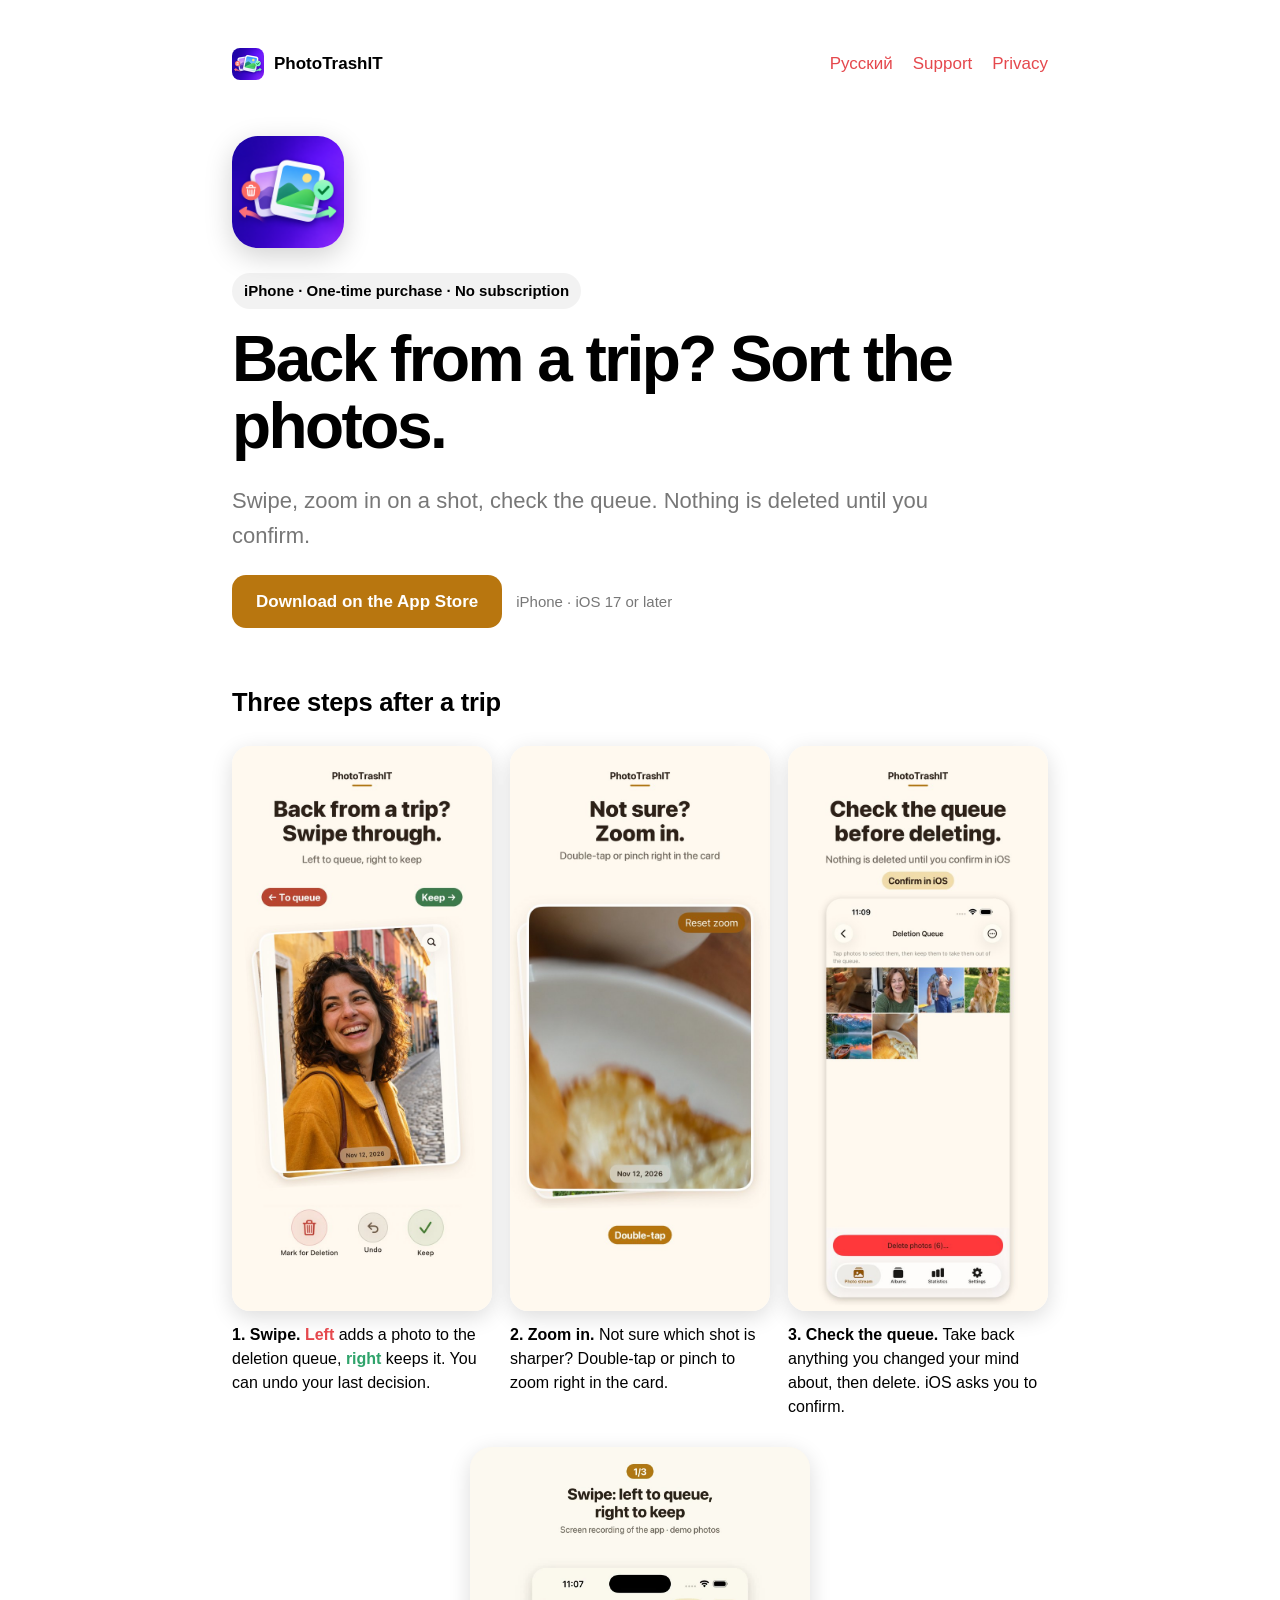
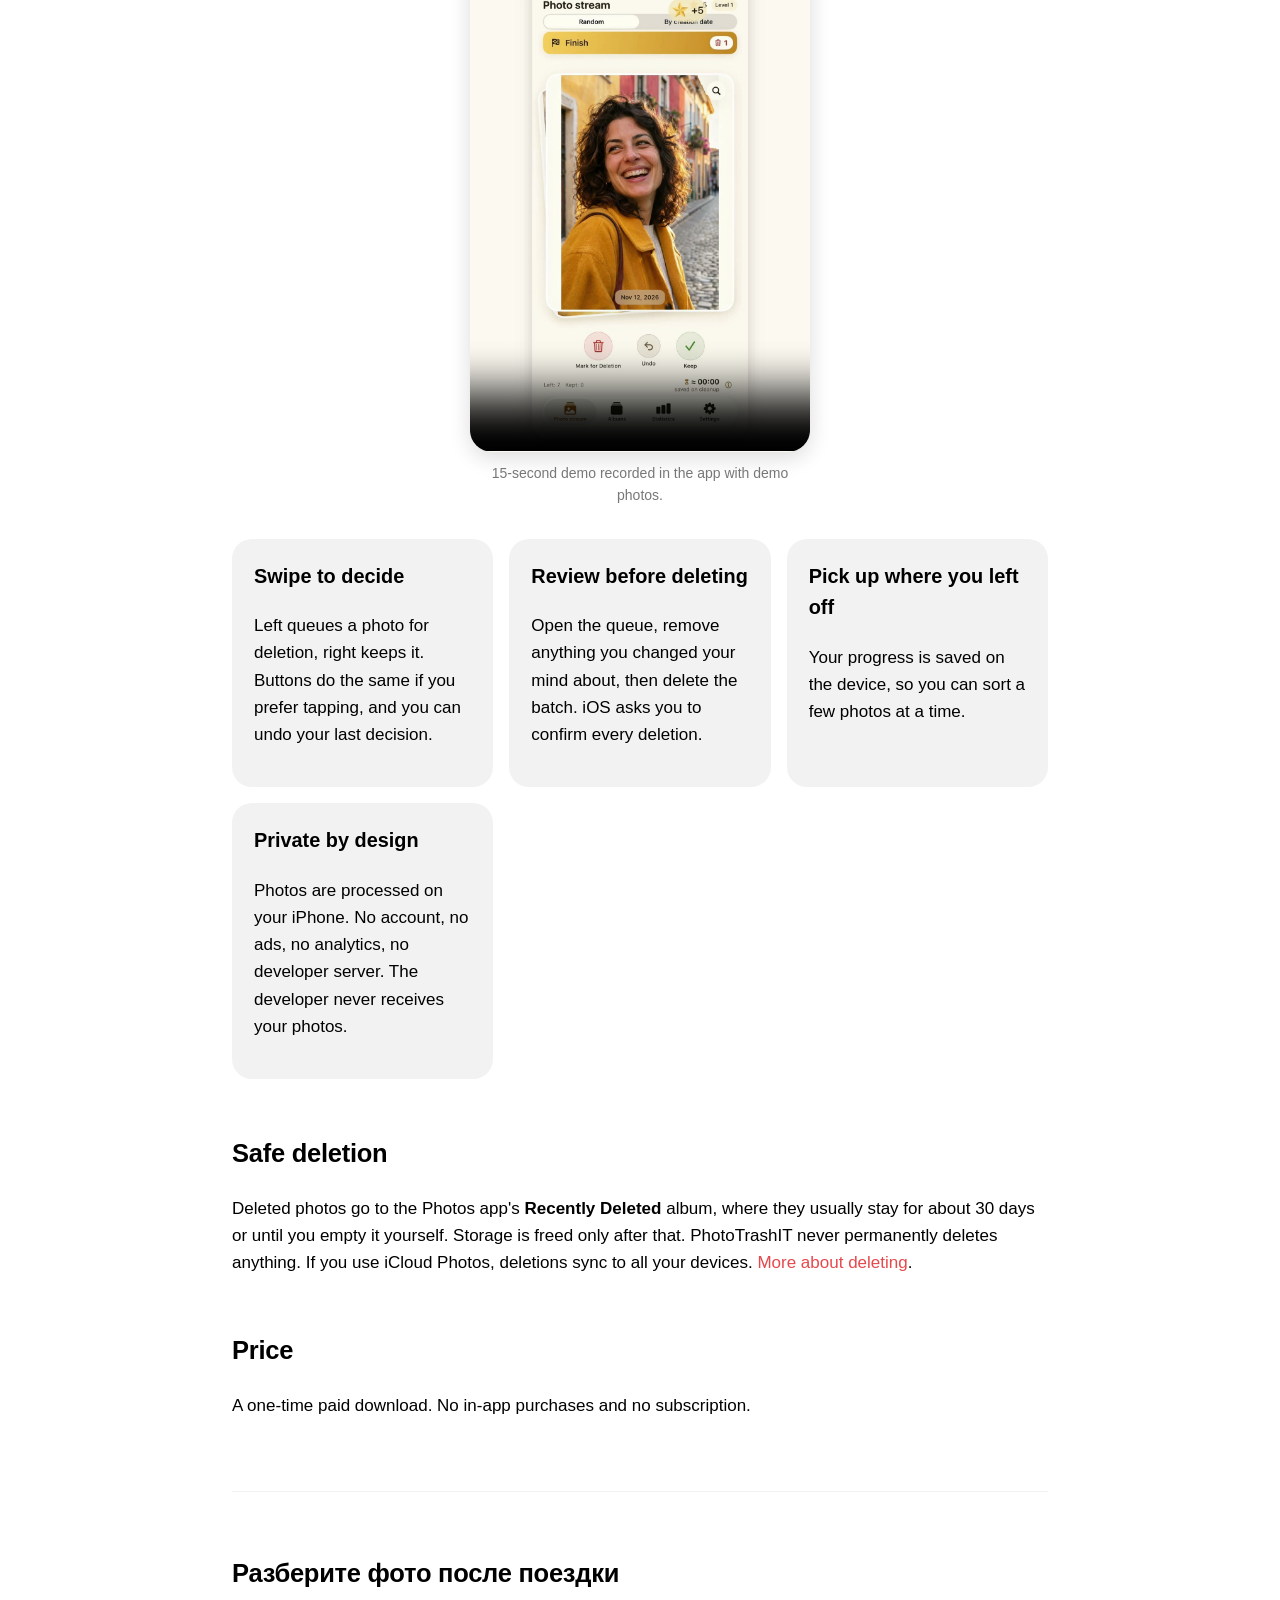
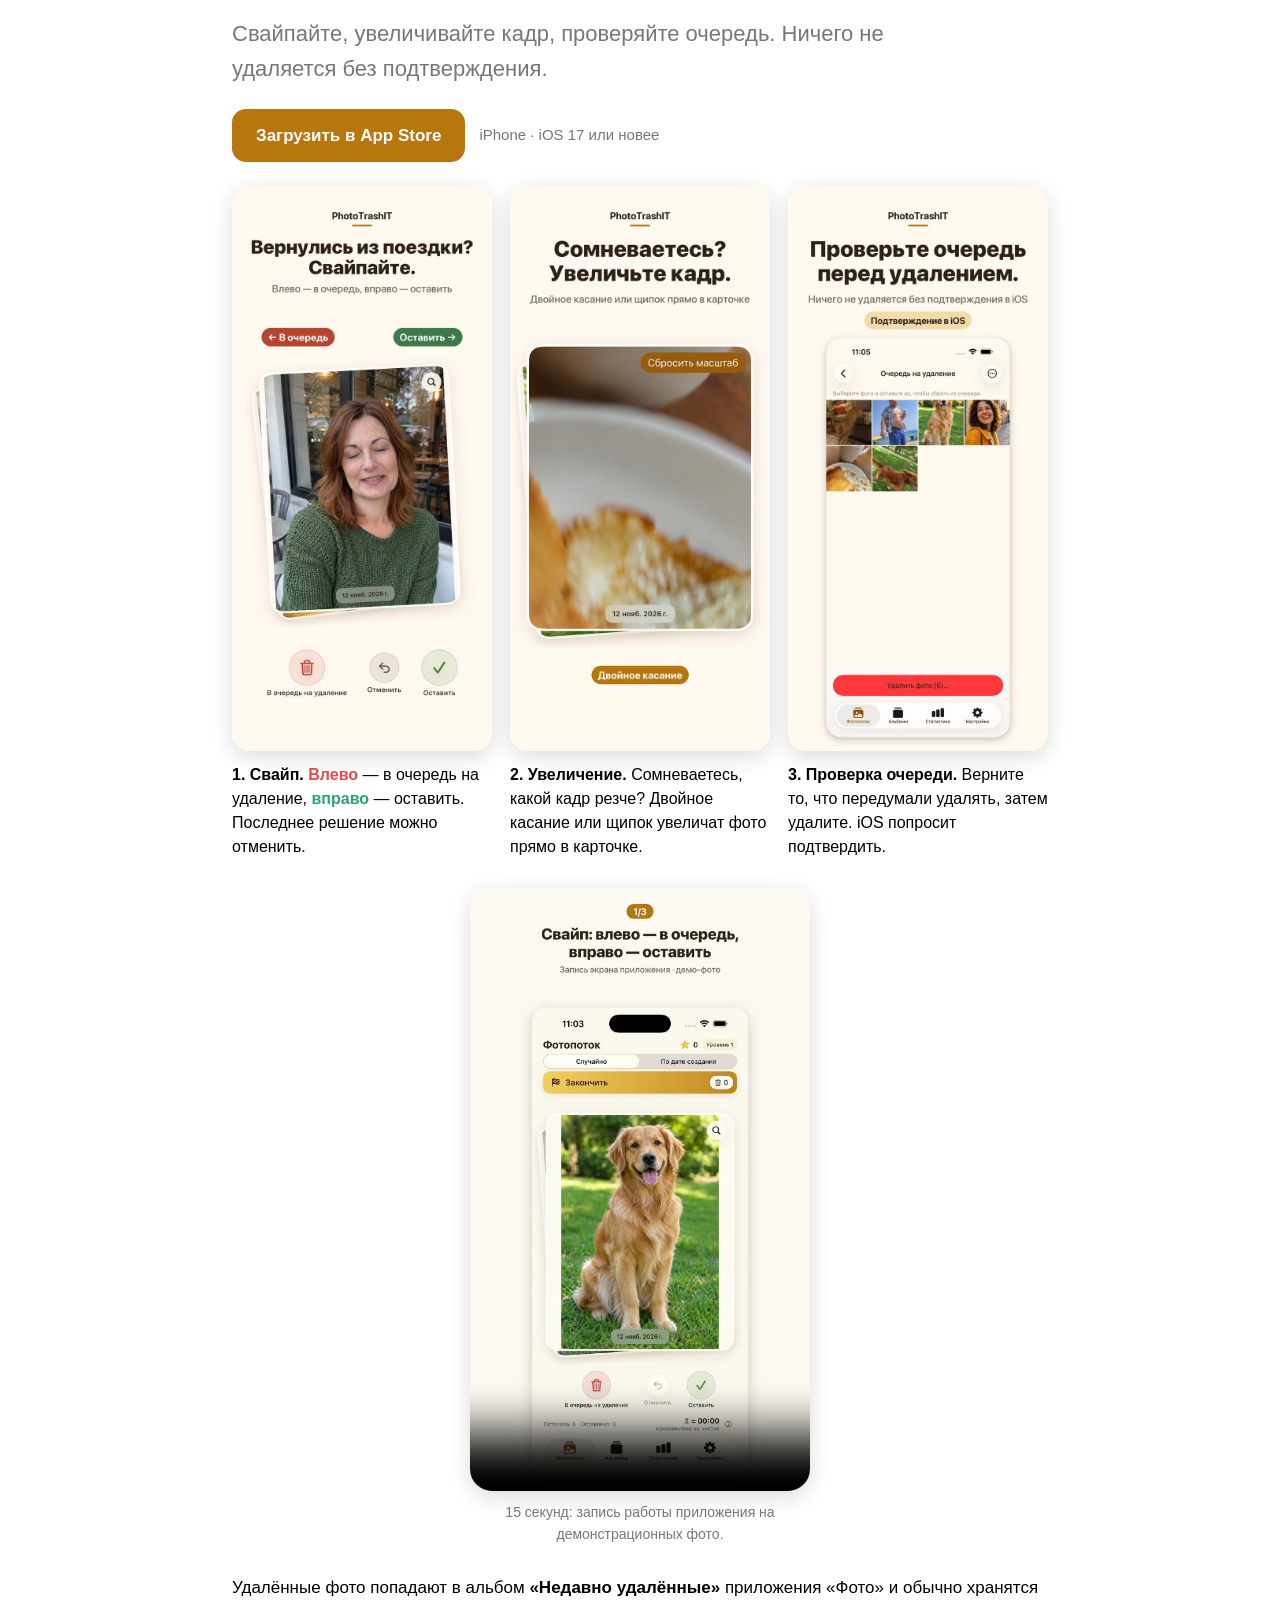
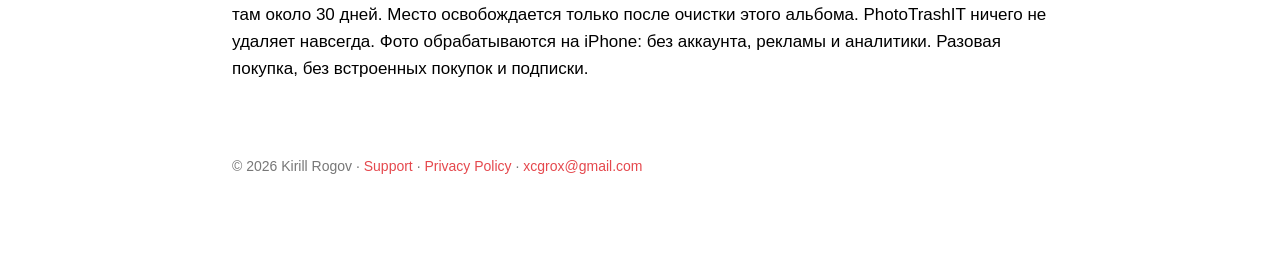
<file: index.html>
<!doctype html>
<html lang="en">
<head>
<meta charset="utf-8">
<meta name="viewport" content="width=device-width,initial-scale=1">
<title>PhotoTrashIT — Sort your trip photos with a swipe</title>
<meta name="description" content="PhotoTrashIT is an iPhone app for sorting photos by hand: swipe, zoom in on a shot, check the queue. Nothing is deleted until you confirm. No account, no ads, no analytics.">
<meta property="og:title" content="PhotoTrashIT — Sort your trip photos with a swipe">
<meta property="og:description" content="Swipe, zoom in on a shot, check the queue. Nothing is deleted until you confirm. On the App Store for iPhone.">
<meta property="og:image" content="https://xchebx.github.io/phototrashit-support/assets/icon-512.png">
<meta property="og:url" content="https://xchebx.github.io/phototrashit-support/">
<link rel="icon" type="image/png" href="assets/favicon-64.png">
<link rel="apple-touch-icon" href="assets/apple-touch-icon.png">
<link rel="stylesheet" href="styles.css">
</head>
<body><main>
<nav><a class="brand" href="index.html"><img src="assets/favicon-64.png" alt="">PhotoTrashIT</a><a href="#ru" lang="ru">Русский</a><a href="support.html">Support</a><a href="privacy.html">Privacy</a></nav>

<img class="hero-icon" src="assets/icon-512.png" alt="PhotoTrashIT app icon">
<p><span class="badge">iPhone · One-time purchase · No subscription</span></p>
<h1>Back from a trip? Sort the photos.</h1>
<p class="lead">Swipe, zoom in on a shot, check the queue. Nothing is deleted until you confirm.</p>
<p class="cta-row"><a class="cta" id="cta-en" href="https://apps.apple.com/app/id6833848277">Download on the App Store</a><span class="cta-note">iPhone · iOS 17 or later</span></p>

<h2 id="how">Three steps after a trip</h2>
<ol class="steps">
<li><figure><img src="assets/scenario-20261123/card-en-1.jpg" width="660" height="1434" loading="lazy" alt="PhotoTrashIT: a trip photo in the deck, swipe left to queue, right to keep"><figcaption><strong>1. Swipe.</strong> <span class="left">Left</span> adds a photo to the deletion queue, <span class="right">right</span> keeps it. You can undo your last decision.</figcaption></figure></li>
<li><figure><img src="assets/scenario-20261123/card-en-2.jpg" width="660" height="1434" loading="lazy" alt="PhotoTrashIT: a photo zoomed in right inside the card"><figcaption><strong>2. Zoom in.</strong> Not sure which shot is sharper? Double-tap or pinch to zoom right in the card.</figcaption></figure></li>
<li><figure><img src="assets/scenario-20261123/card-en-3.jpg" width="660" height="1434" loading="lazy" alt="PhotoTrashIT: the deletion queue before confirmation"><figcaption><strong>3. Check the queue.</strong> Take back anything you changed your mind about, then delete. iOS asks you to confirm.</figcaption></figure></li>
</ol>
<figure class="demo"><video controls playsinline preload="metadata" poster="assets/scenario-20261123/demo-en-poster.jpg"><source src="assets/scenario-20261123/demo-en.mp4" type="video/mp4"></video><figcaption>15-second demo recorded in the app with demo photos.</figcaption></figure>

<div class="grid">
<section class="card"><h3>Swipe to decide</h3><p>Left queues a photo for deletion, right keeps it. Buttons do the same if you prefer tapping, and you can undo your last decision.</p></section>
<section class="card"><h3>Review before deleting</h3><p>Open the queue, remove anything you changed your mind about, then delete the batch. iOS asks you to confirm every deletion.</p></section>
<section class="card"><h3>Pick up where you left off</h3><p>Your progress is saved on the device, so you can sort a few photos at a time.</p></section>
<section class="card"><h3>Private by design</h3><p>Photos are processed on your iPhone. No account, no ads, no analytics, no developer server. The developer never receives your photos.</p></section>
</div>

<h2>Safe deletion</h2>
<p>Deleted photos go to the Photos app's <strong>Recently Deleted</strong> album, where they usually stay for about 30 days or until you empty it yourself. Storage is freed only after that. PhotoTrashIT never permanently deletes anything. If you use iCloud Photos, deletions sync to all your devices. <a href="support.html#deleting">More about deleting</a>.</p>

<h2>Price</h2>
<p>A one-time paid download. No in-app purchases and no subscription.</p>

<section class="lang-block" id="ru" lang="ru">
<h2>Разберите фото после поездки</h2>
<p class="lead">Свайпайте, увеличивайте кадр, проверяйте очередь. Ничего не удаляется без подтверждения.</p>
<p class="cta-row"><a class="cta" id="cta-ru" href="https://apps.apple.com/app/id6833848277">Загрузить в App Store</a><span class="cta-note">iPhone · iOS 17 или новее</span></p>
<ol class="steps">
<li><figure><img src="assets/scenario-20261123/card-ru-1.jpg" width="660" height="1434" loading="lazy" alt="PhotoTrashIT: фото из поездки в колоде, влево — в очередь, вправо — оставить"><figcaption><strong>1. Свайп.</strong> <span class="left">Влево</span> — в очередь на удаление, <span class="right">вправо</span> — оставить. Последнее решение можно отменить.</figcaption></figure></li>
<li><figure><img src="assets/scenario-20261123/card-ru-2.jpg" width="660" height="1434" loading="lazy" alt="PhotoTrashIT: фото увеличено прямо в карточке"><figcaption><strong>2. Увеличение.</strong> Сомневаетесь, какой кадр резче? Двойное касание или щипок увеличат фото прямо в карточке.</figcaption></figure></li>
<li><figure><img src="assets/scenario-20261123/card-ru-3.jpg" width="660" height="1434" loading="lazy" alt="PhotoTrashIT: очередь на удаление перед подтверждением"><figcaption><strong>3. Проверка очереди.</strong> Верните то, что передумали удалять, затем удалите. iOS попросит подтвердить.</figcaption></figure></li>
</ol>
<figure class="demo"><video controls playsinline preload="metadata" poster="assets/scenario-20261123/demo-ru-poster.jpg"><source src="assets/scenario-20261123/demo-ru.mp4" type="video/mp4"></video><figcaption>15 секунд: запись работы приложения на демонстрационных фото.</figcaption></figure>
<p>Удалённые фото попадают в альбом <strong>«Недавно удалённые»</strong> приложения «Фото» и обычно хранятся там около 30 дней. Место освобождается только после очистки этого альбома. PhotoTrashIT ничего не удаляет навсегда. Фото обрабатываются на iPhone: без аккаунта, рекламы и аналитики. Разовая покупка, без встроенных покупок и подписки.</p>
</section>

<footer>© 2026 Kirill Rogov · <a href="support.html">Support</a> · <a href="privacy.html">Privacy Policy</a> · <a href="mailto:xcgrox@gmail.com">xcgrox@gmail.com</a></footer>
</main></body>
</html>
</file>
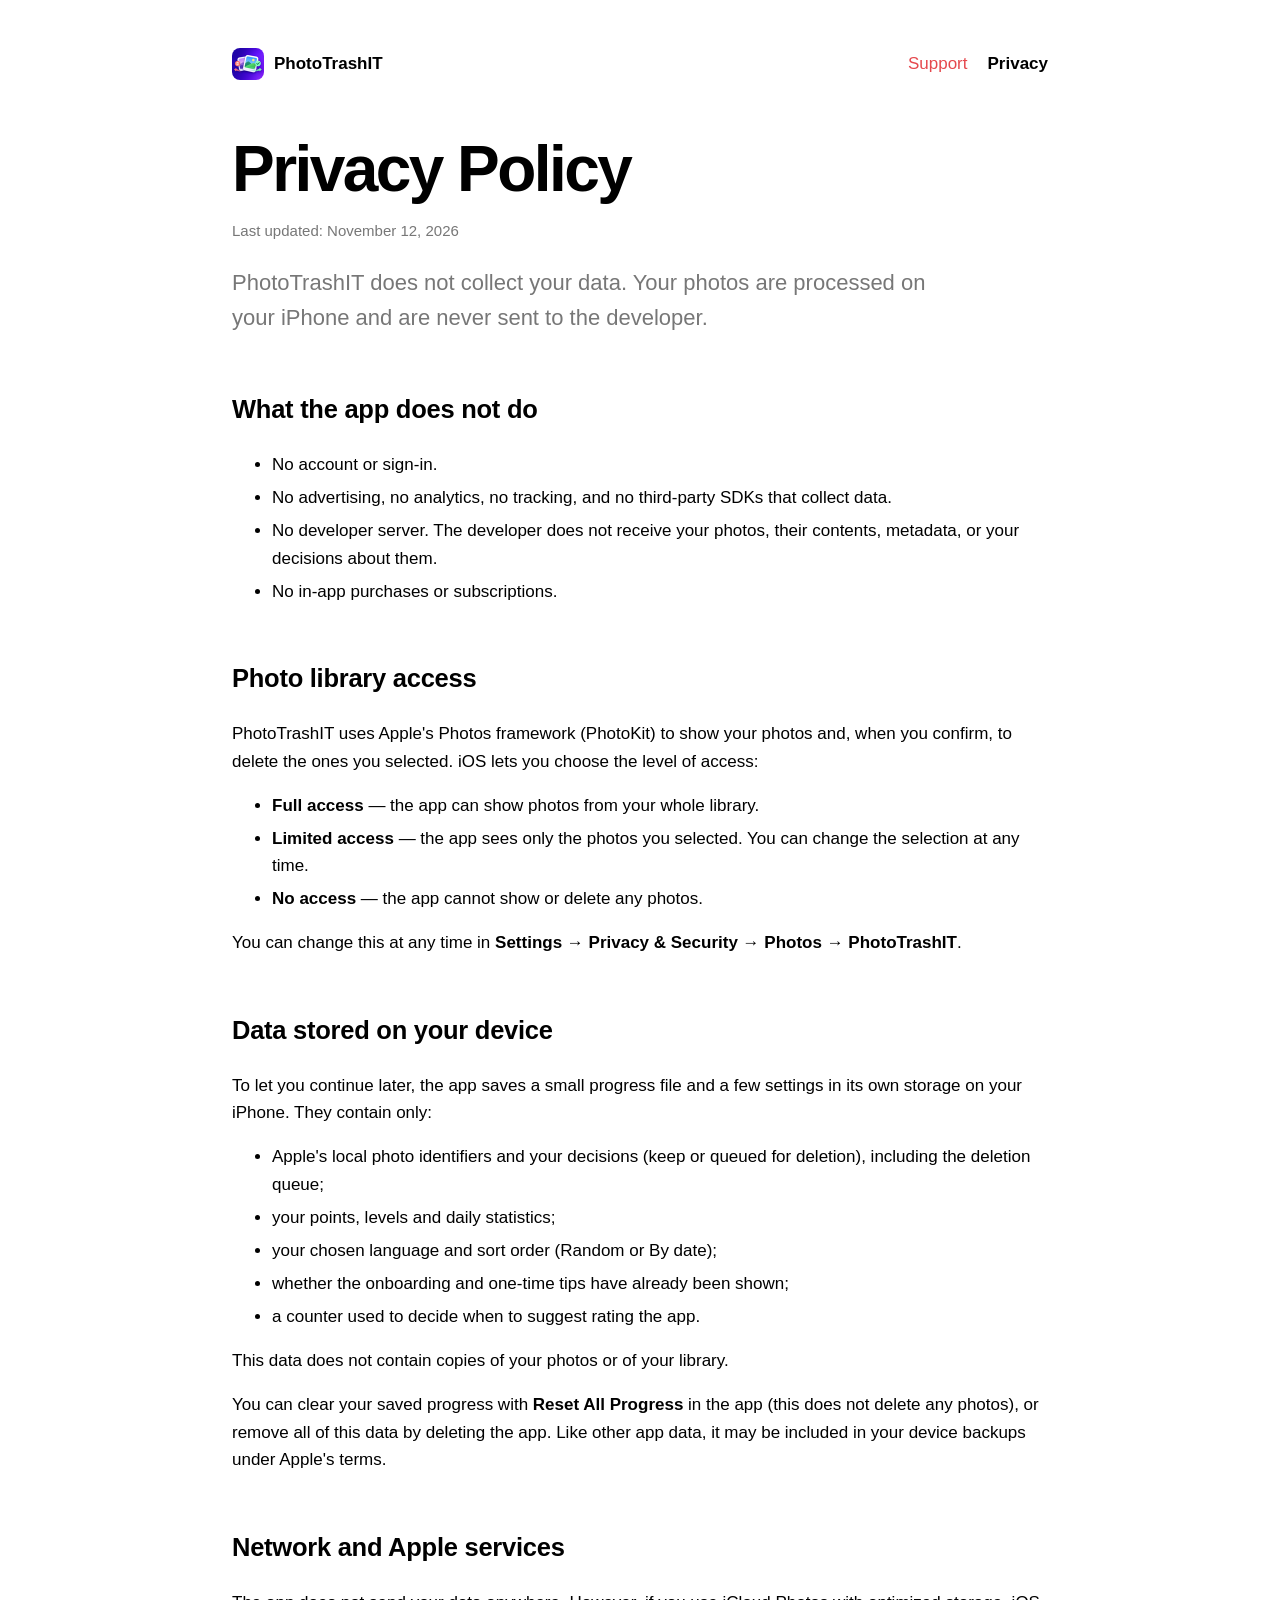
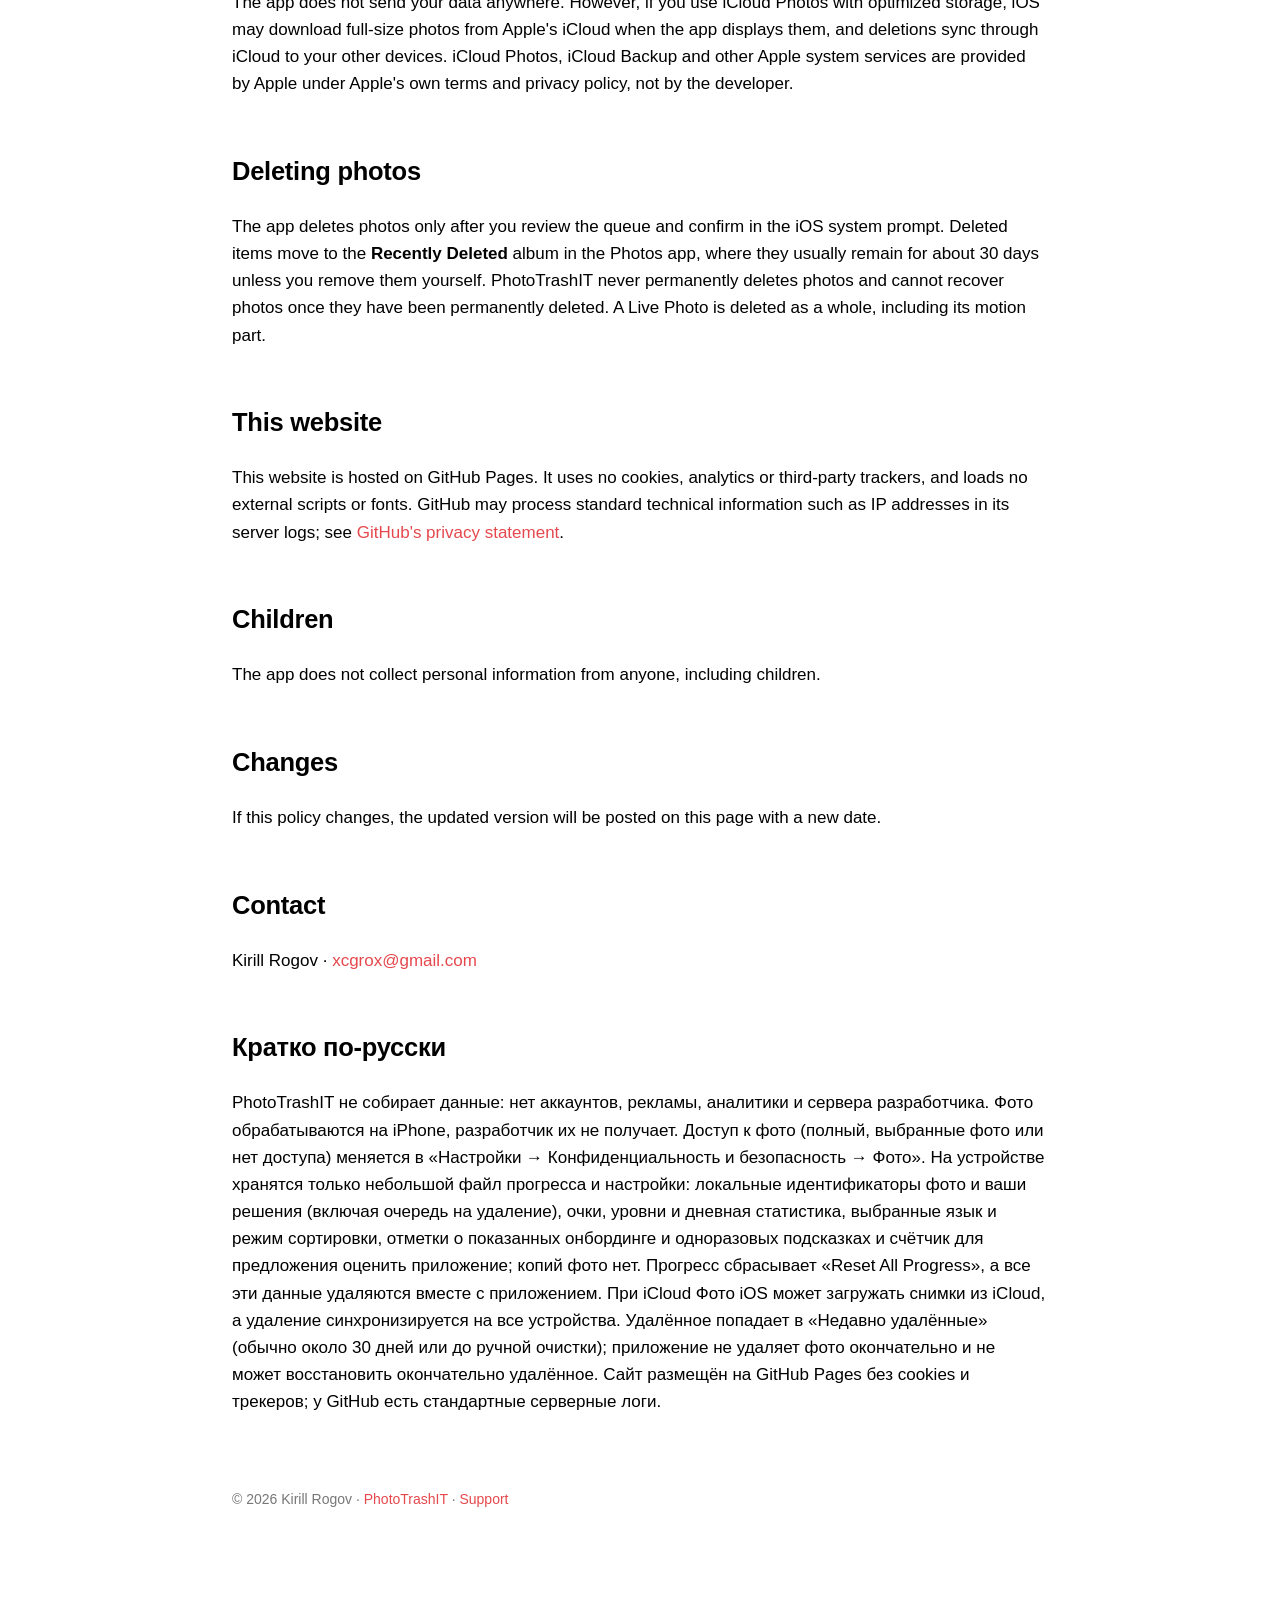
<file: privacy.html>
<!doctype html>
<html lang="en">
<head>
<meta charset="utf-8">
<meta name="viewport" content="width=device-width,initial-scale=1">
<title>PhotoTrashIT Privacy Policy</title>
<meta name="description" content="PhotoTrashIT privacy policy: photos are processed on your iPhone, the developer collects no data.">
<link rel="icon" type="image/png" href="assets/favicon-64.png">
<link rel="apple-touch-icon" href="assets/apple-touch-icon.png">
<link rel="stylesheet" href="styles.css">
</head>
<body><main>
<nav><a class="brand" href="index.html"><img src="assets/favicon-64.png" alt="">PhotoTrashIT</a><a href="support.html">Support</a><strong>Privacy</strong></nav>
<h1>Privacy Policy</h1>
<p class="updated">Last updated: November 12, 2026</p>
<p class="lead">PhotoTrashIT does not collect your data. Your photos are processed on your iPhone and are never sent to the developer.</p>

<h2>What the app does not do</h2>
<ul>
<li>No account or sign-in.</li>
<li>No advertising, no analytics, no tracking, and no third-party SDKs that collect data.</li>
<li>No developer server. The developer does not receive your photos, their contents, metadata, or your decisions about them.</li>
<li>No in-app purchases or subscriptions.</li>
</ul>

<h2>Photo library access</h2>
<p>PhotoTrashIT uses Apple's Photos framework (PhotoKit) to show your photos and, when you confirm, to delete the ones you selected. iOS lets you choose the level of access:</p>
<ul>
<li><strong>Full access</strong> — the app can show photos from your whole library.</li>
<li><strong>Limited access</strong> — the app sees only the photos you selected. You can change the selection at any time.</li>
<li><strong>No access</strong> — the app cannot show or delete any photos.</li>
</ul>
<p>You can change this at any time in <strong>Settings → Privacy &amp; Security → Photos → PhotoTrashIT</strong>.</p>

<h2>Data stored on your device</h2>
<p>To let you continue later, the app saves a small progress file and a few settings in its own storage on your iPhone. They contain only:</p>
<ul>
<li>Apple's local photo identifiers and your decisions (keep or queued for deletion), including the deletion queue;</li>
<li>your points, levels and daily statistics;</li>
<li>your chosen language and sort order (Random or By date);</li>
<li>whether the onboarding and one-time tips have already been shown;</li>
<li>a counter used to decide when to suggest rating the app.</li>
</ul>
<p>This data does not contain copies of your photos or of your library.</p>
<p>You can clear your saved progress with <strong>Reset All Progress</strong> in the app (this does not delete any photos), or remove all of this data by deleting the app. Like other app data, it may be included in your device backups under Apple's terms.</p>

<h2>Network and Apple services</h2>
<p>The app does not send your data anywhere. However, if you use iCloud Photos with optimized storage, iOS may download full-size photos from Apple's iCloud when the app displays them, and deletions sync through iCloud to your other devices. iCloud Photos, iCloud Backup and other Apple system services are provided by Apple under Apple's own terms and privacy policy, not by the developer.</p>

<h2>Deleting photos</h2>
<p>The app deletes photos only after you review the queue and confirm in the iOS system prompt. Deleted items move to the <strong>Recently Deleted</strong> album in the Photos app, where they usually remain for about 30 days unless you remove them yourself. PhotoTrashIT never permanently deletes photos and cannot recover photos once they have been permanently deleted. A Live Photo is deleted as a whole, including its motion part.</p>

<h2>This website</h2>
<p>This website is hosted on GitHub Pages. It uses no cookies, analytics or third-party trackers, and loads no external scripts or fonts. GitHub may process standard technical information such as IP addresses in its server logs; see <a href="https://docs.github.com/en/site-policy/privacy-policies/github-general-privacy-statement">GitHub's privacy statement</a>.</p>

<h2>Children</h2>
<p>The app does not collect personal information from anyone, including children.</p>

<h2>Changes</h2>
<p>If this policy changes, the updated version will be posted on this page with a new date.</p>

<h2>Contact</h2>
<p>Kirill Rogov · <a href="mailto:xcgrox@gmail.com">xcgrox@gmail.com</a></p>

<h2 lang="ru">Кратко по-русски</h2>
<div lang="ru">
<p>PhotoTrashIT не собирает данные: нет аккаунтов, рекламы, аналитики и сервера разработчика. Фото обрабатываются на iPhone, разработчик их не получает. Доступ к фото (полный, выбранные фото или нет доступа) меняется в «Настройки → Конфиденциальность и безопасность → Фото». На устройстве хранятся только небольшой файл прогресса и настройки: локальные идентификаторы фото и ваши решения (включая очередь на удаление), очки, уровни и дневная статистика, выбранные язык и режим сортировки, отметки о показанных онбординге и одноразовых подсказках и счётчик для предложения оценить приложение; копий фото нет. Прогресс сбрасывает «Reset All Progress», а все эти данные удаляются вместе с приложением. При iCloud Фото iOS может загружать снимки из iCloud, а удаление синхронизируется на все устройства. Удалённое попадает в «Недавно удалённые» (обычно около 30 дней или до ручной очистки); приложение не удаляет фото окончательно и не может восстановить окончательно удалённое. Сайт размещён на GitHub Pages без cookies и трекеров; у GitHub есть стандартные серверные логи.</p>
</div>

<footer>© 2026 Kirill Rogov · <a href="index.html">PhotoTrashIT</a> · <a href="support.html">Support</a></footer>
</main></body>
</html>
</file>
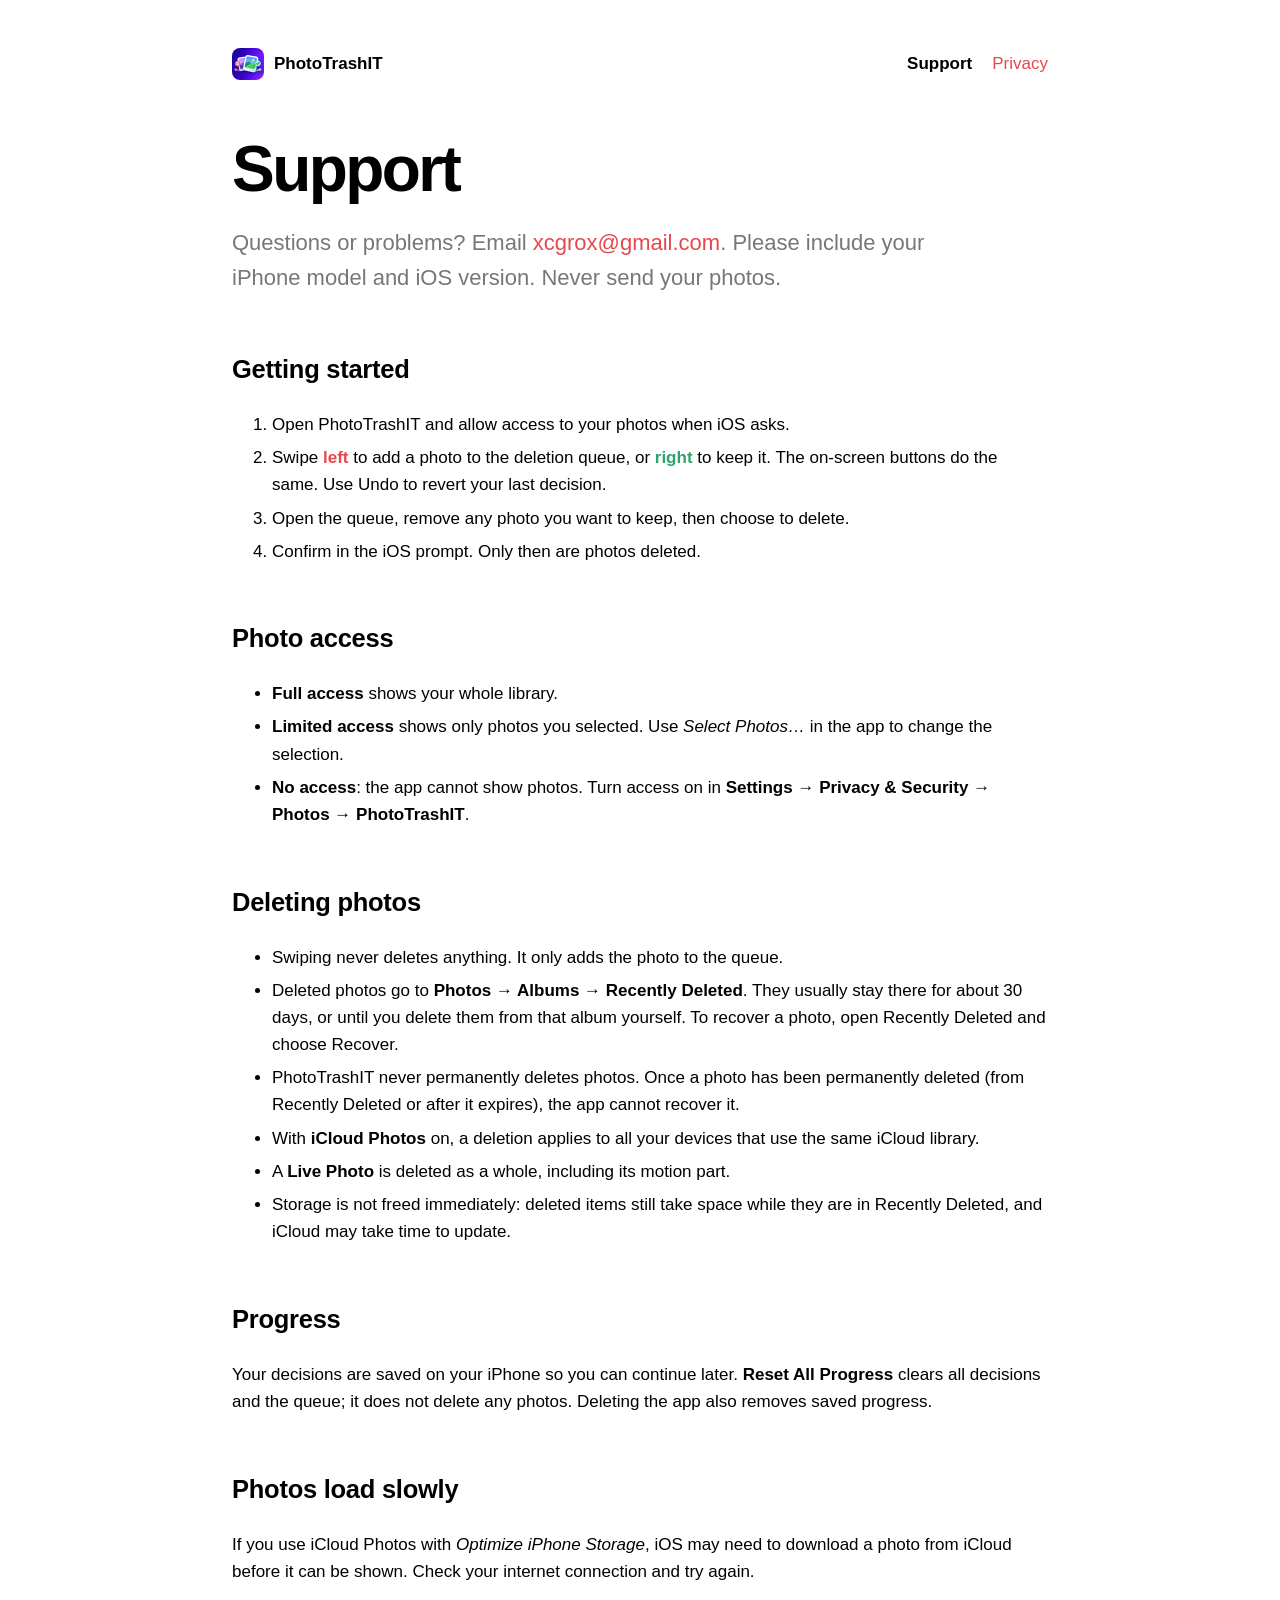
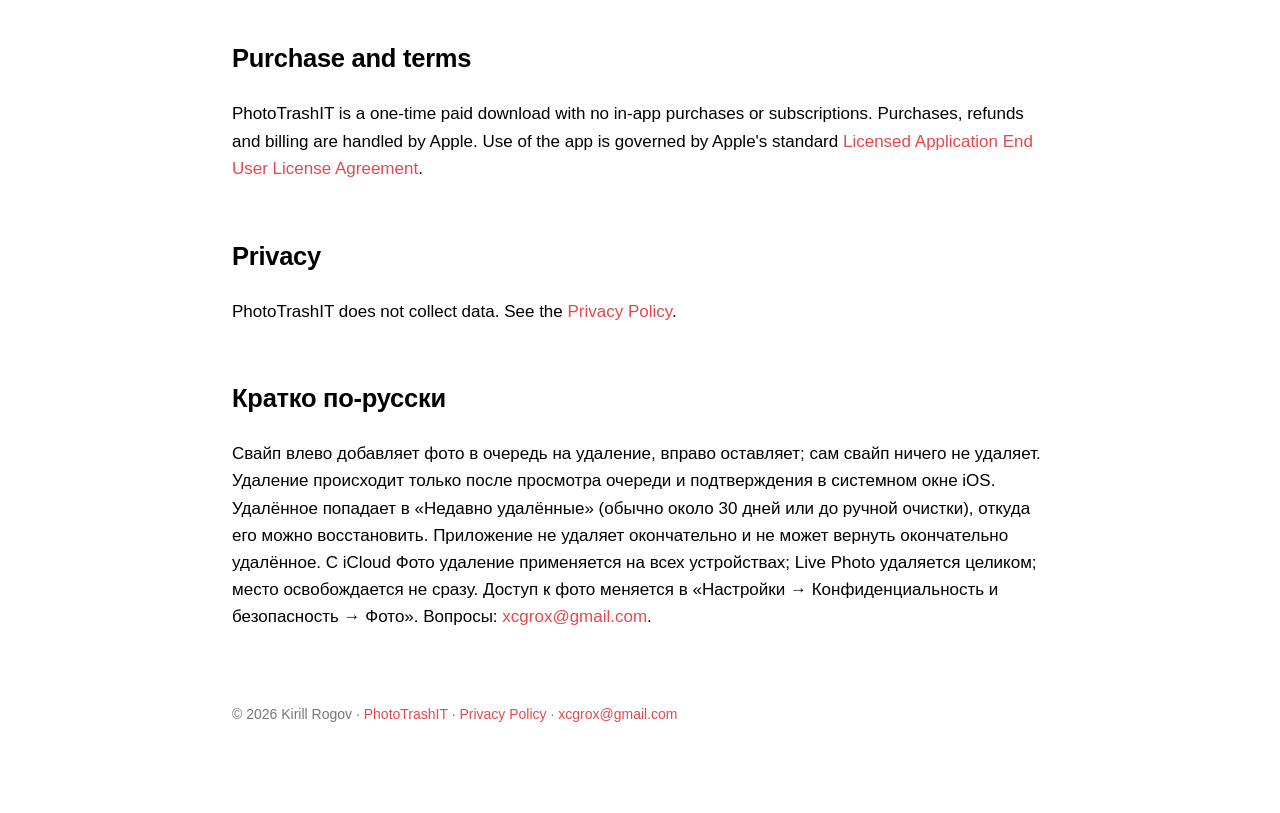
<file: support.html>
<!doctype html>
<html lang="en">
<head>
<meta charset="utf-8">
<meta name="viewport" content="width=device-width,initial-scale=1">
<title>PhotoTrashIT Support</title>
<meta name="description" content="Help with PhotoTrashIT: photo access, swiping, the deletion queue, Recently Deleted and iCloud.">
<link rel="icon" type="image/png" href="assets/favicon-64.png">
<link rel="apple-touch-icon" href="assets/apple-touch-icon.png">
<link rel="stylesheet" href="styles.css">
</head>
<body><main>
<nav><a class="brand" href="index.html"><img src="assets/favicon-64.png" alt="">PhotoTrashIT</a><strong>Support</strong><a href="privacy.html">Privacy</a></nav>
<h1>Support</h1>
<p class="lead">Questions or problems? Email <a href="mailto:xcgrox@gmail.com">xcgrox@gmail.com</a>. Please include your iPhone model and iOS version. Never send your photos.</p>

<h2>Getting started</h2>
<ol>
<li>Open PhotoTrashIT and allow access to your photos when iOS asks.</li>
<li>Swipe <span class="left">left</span> to add a photo to the deletion queue, or <span class="right">right</span> to keep it. The on-screen buttons do the same. Use Undo to revert your last decision.</li>
<li>Open the queue, remove any photo you want to keep, then choose to delete.</li>
<li>Confirm in the iOS prompt. Only then are photos deleted.</li>
</ol>

<h2>Photo access</h2>
<ul>
<li><strong>Full access</strong> shows your whole library.</li>
<li><strong>Limited access</strong> shows only photos you selected. Use <em>Select Photos…</em> in the app to change the selection.</li>
<li><strong>No access</strong>: the app cannot show photos. Turn access on in <strong>Settings → Privacy &amp; Security → Photos → PhotoTrashIT</strong>.</li>
</ul>

<h2 id="deleting">Deleting photos</h2>
<ul>
<li>Swiping never deletes anything. It only adds the photo to the queue.</li>
<li>Deleted photos go to <strong>Photos → Albums → Recently Deleted</strong>. They usually stay there for about 30 days, or until you delete them from that album yourself. To recover a photo, open Recently Deleted and choose Recover.</li>
<li>PhotoTrashIT never permanently deletes photos. Once a photo has been permanently deleted (from Recently Deleted or after it expires), the app cannot recover it.</li>
<li>With <strong>iCloud Photos</strong> on, a deletion applies to all your devices that use the same iCloud library.</li>
<li>A <strong>Live Photo</strong> is deleted as a whole, including its motion part.</li>
<li>Storage is not freed immediately: deleted items still take space while they are in Recently Deleted, and iCloud may take time to update.</li>
</ul>

<h2>Progress</h2>
<p>Your decisions are saved on your iPhone so you can continue later. <strong>Reset All Progress</strong> clears all decisions and the queue; it does not delete any photos. Deleting the app also removes saved progress.</p>

<h2>Photos load slowly</h2>
<p>If you use iCloud Photos with <em>Optimize iPhone Storage</em>, iOS may need to download a photo from iCloud before it can be shown. Check your internet connection and try again.</p>

<h2>Purchase and terms</h2>
<p>PhotoTrashIT is a one-time paid download with no in-app purchases or subscriptions. Purchases, refunds and billing are handled by Apple. Use of the app is governed by Apple's standard <a href="https://www.apple.com/legal/internet-services/itunes/dev/stdeula/">Licensed Application End User License Agreement</a>.</p>

<h2>Privacy</h2>
<p>PhotoTrashIT does not collect data. See the <a href="privacy.html">Privacy Policy</a>.</p>

<h2 lang="ru">Кратко по-русски</h2>
<div lang="ru">
<p>Свайп влево добавляет фото в очередь на удаление, вправо оставляет; сам свайп ничего не удаляет. Удаление происходит только после просмотра очереди и подтверждения в системном окне iOS. Удалённое попадает в «Недавно удалённые» (обычно около 30 дней или до ручной очистки), откуда его можно восстановить. Приложение не удаляет окончательно и не может вернуть окончательно удалённое. С iCloud Фото удаление применяется на всех устройствах; Live Photo удаляется целиком; место освобождается не сразу. Доступ к фото меняется в «Настройки → Конфиденциальность и безопасность → Фото». Вопросы: <a href="mailto:xcgrox@gmail.com">xcgrox@gmail.com</a>.</p>
</div>

<footer>© 2026 Kirill Rogov · <a href="index.html">PhotoTrashIT</a> · <a href="privacy.html">Privacy Policy</a> · <a href="mailto:xcgrox@gmail.com">xcgrox@gmail.com</a></footer>
</main></body>
</html>
</file>
<file: styles.css>
:root { color-scheme: light dark; --accent:#e5484d; --accent2:#2fa36b; --panel:rgba(127,127,127,.10); --muted:#777; }
* { box-sizing:border-box; }
body { margin:0; font:17px/1.6 -apple-system,BlinkMacSystemFont,"Segoe UI",Roboto,sans-serif; }
main { max-width:860px; margin:auto; padding:48px 22px 88px; }
nav { display:flex; align-items:center; gap:20px; flex-wrap:wrap; margin-bottom:56px; }
nav .brand { display:flex; align-items:center; gap:10px; font-weight:700; margin-right:auto; color:inherit; }
nav .brand img { width:32px; height:32px; border-radius:8px; }
a { color:var(--accent); text-decoration:none; } a:hover { text-decoration:underline; }
h1 { font-size:clamp(38px,7.5vw,64px); line-height:1.05; margin:.25em 0; letter-spacing:-.04em; }
h2 { margin-top:2.1em; letter-spacing:-.01em; }
.lead { font-size:clamp(19px,2.6vw,22px); max-width:700px; color:var(--muted); }
.badge { display:inline-block; padding:6px 12px; border-radius:99px; background:var(--panel); font-weight:650; font-size:15px; }
.hero-icon { width:112px; height:112px; border-radius:26px; box-shadow:0 8px 28px rgba(0,0,0,.18); }
.soon { display:inline-block; margin:18px 0; padding:12px 22px; border-radius:14px; background:var(--panel); font-weight:650; }
.grid { display:grid; grid-template-columns:repeat(auto-fit,minmax(230px,1fr)); gap:16px; margin:32px 0; }
.card { padding:22px; border-radius:20px; background:var(--panel); }
.card h3 { margin-top:0; }
.left { color:var(--accent); font-weight:700; } .right { color:var(--accent2); font-weight:700; }
.note { padding:16px 20px; border-left:4px solid var(--accent); background:var(--panel); border-radius:0 14px 14px 0; }
.updated { color:var(--muted); font-size:15px; }
footer { margin-top:72px; color:var(--muted); font-size:14px; }
li { margin:.35em 0; }
/* scenario-20261123: App Store CTA, scenario steps, demo video */
.cta-row { display:flex; align-items:center; gap:14px; flex-wrap:wrap; margin:22px 0 8px; }
.cta { display:inline-block; padding:13px 24px; border-radius:14px; background:#B8760F; color:#fff; font-weight:700; }
.cta:hover { background:#9c640c; text-decoration:none; }
.cta-note { color:var(--muted); font-size:15px; }
.steps { list-style:none; padding:0; margin:24px 0; display:grid; grid-template-columns:repeat(3,1fr); gap:18px; }
.steps li { margin:0; }
.steps figure, .demo { margin:0; }
.steps img { display:block; width:100%; height:auto; border-radius:18px; box-shadow:0 6px 22px rgba(0,0,0,.14); }
.steps figcaption { margin-top:12px; font-size:16px; line-height:1.5; }
.demo { margin:28px auto; max-width:340px; text-align:center; }
.demo video { display:block; width:100%; aspect-ratio:9/16; border-radius:22px; background:#FDF8F0; box-shadow:0 6px 22px rgba(0,0,0,.14); }
.demo figcaption { margin-top:10px; color:var(--muted); font-size:14px; }
.lang-block { margin-top:72px; padding-top:8px; border-top:1px solid var(--panel); }
@media (max-width:640px) {
  .steps { grid-template-columns:1fr; max-width:360px; margin-left:auto; margin-right:auto; }
  .cta { width:100%; text-align:center; }
}
</file>
